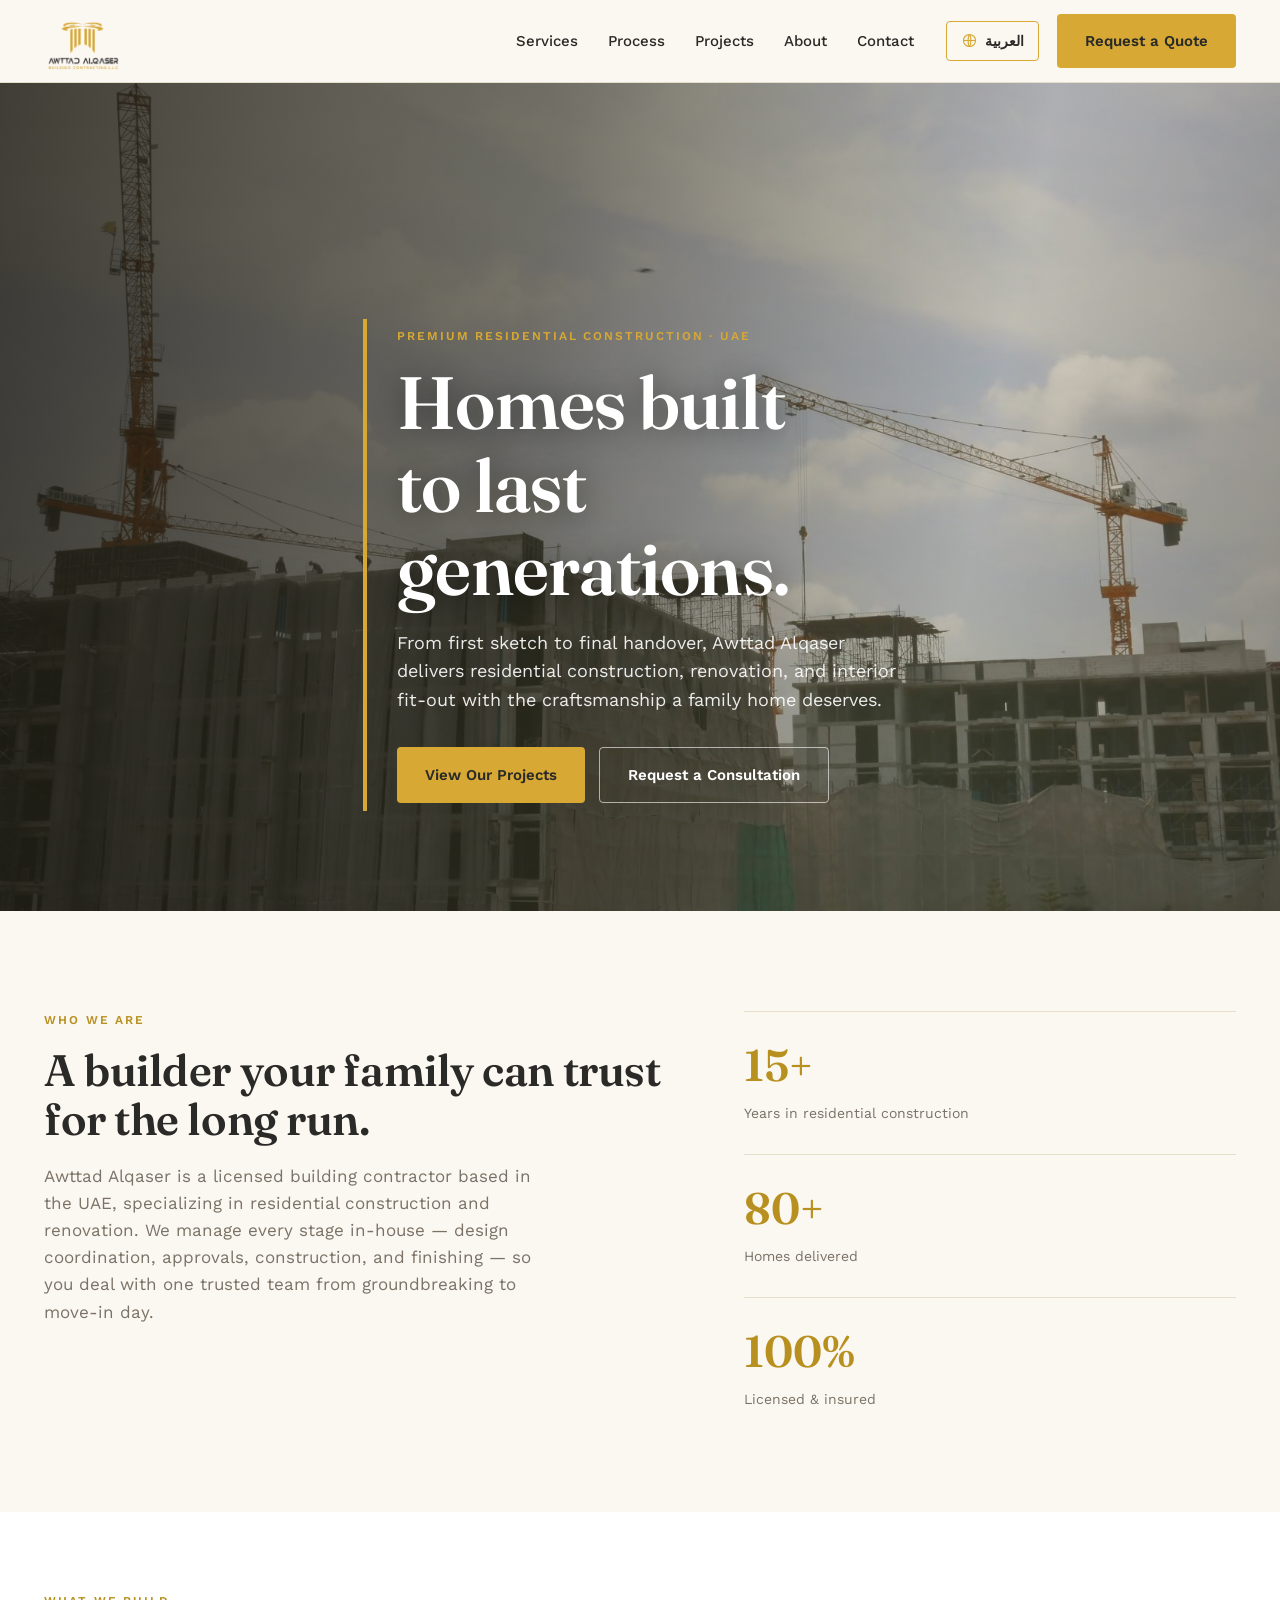
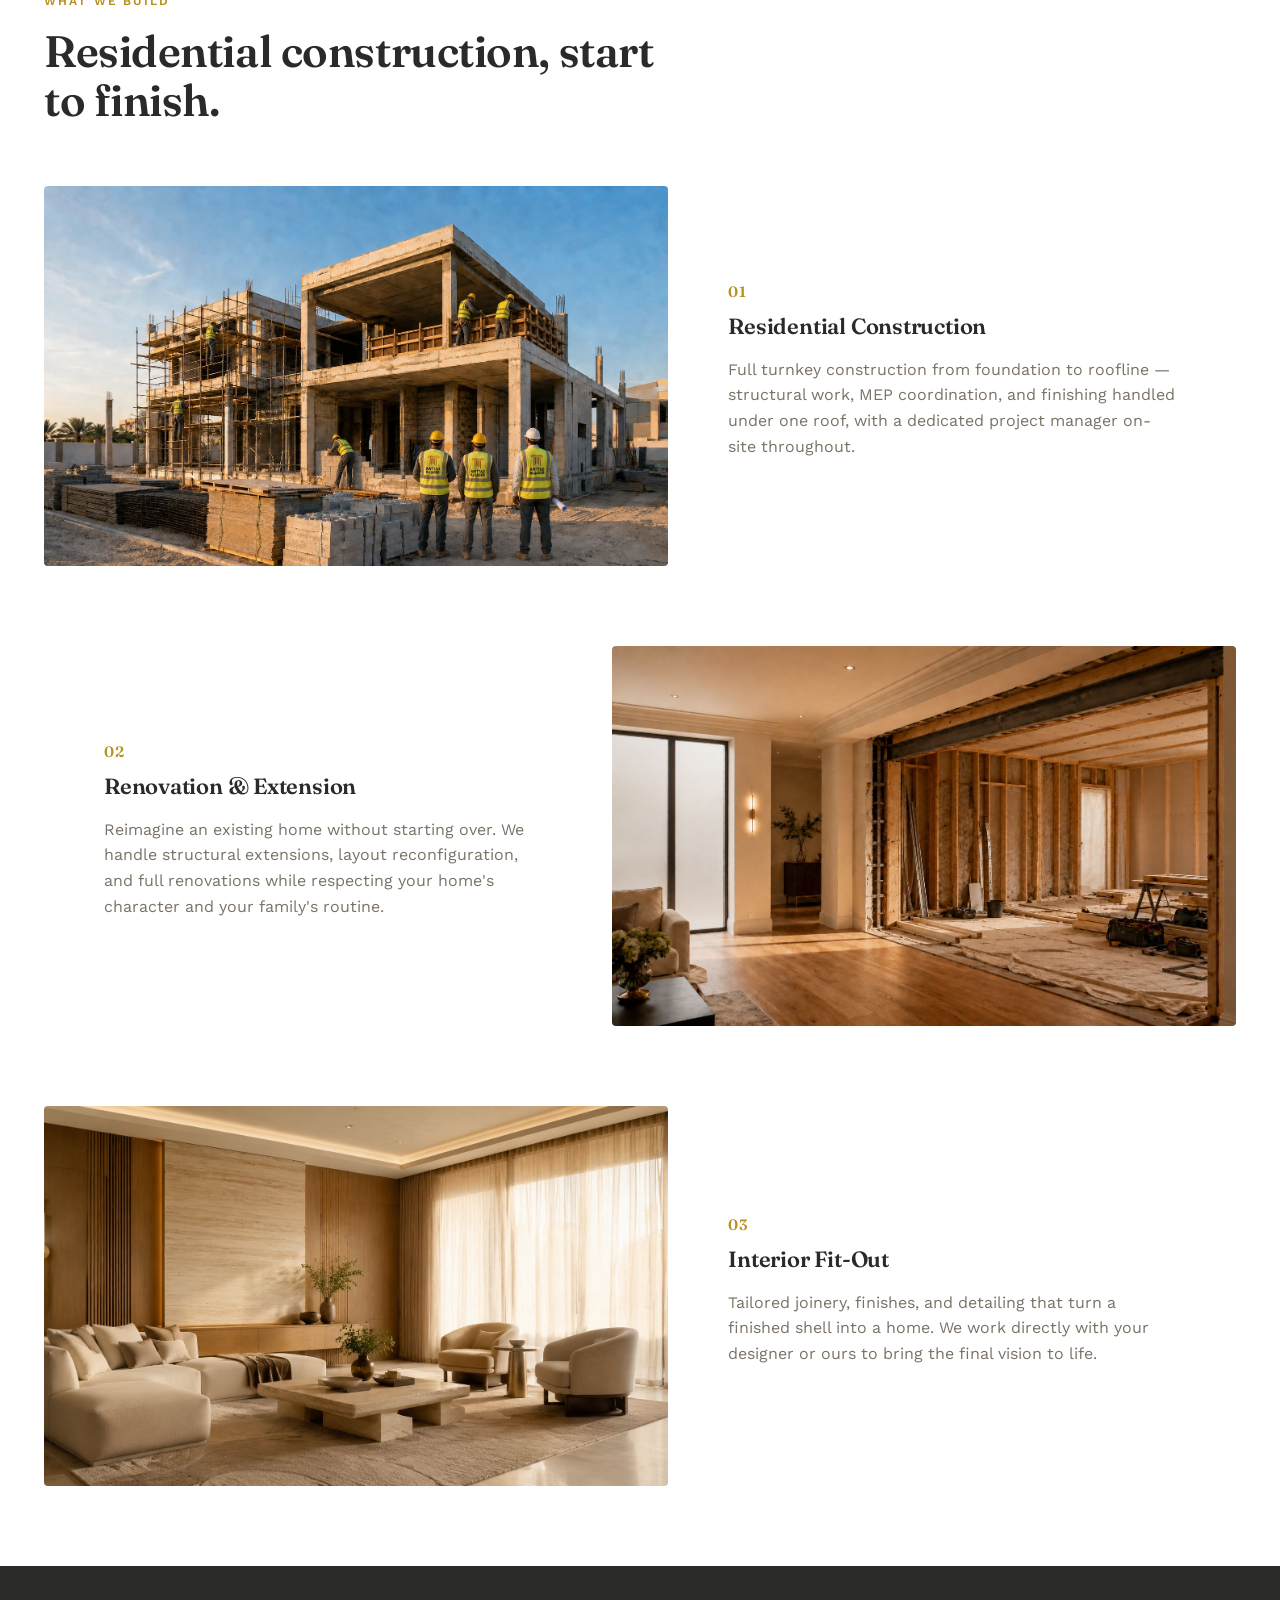
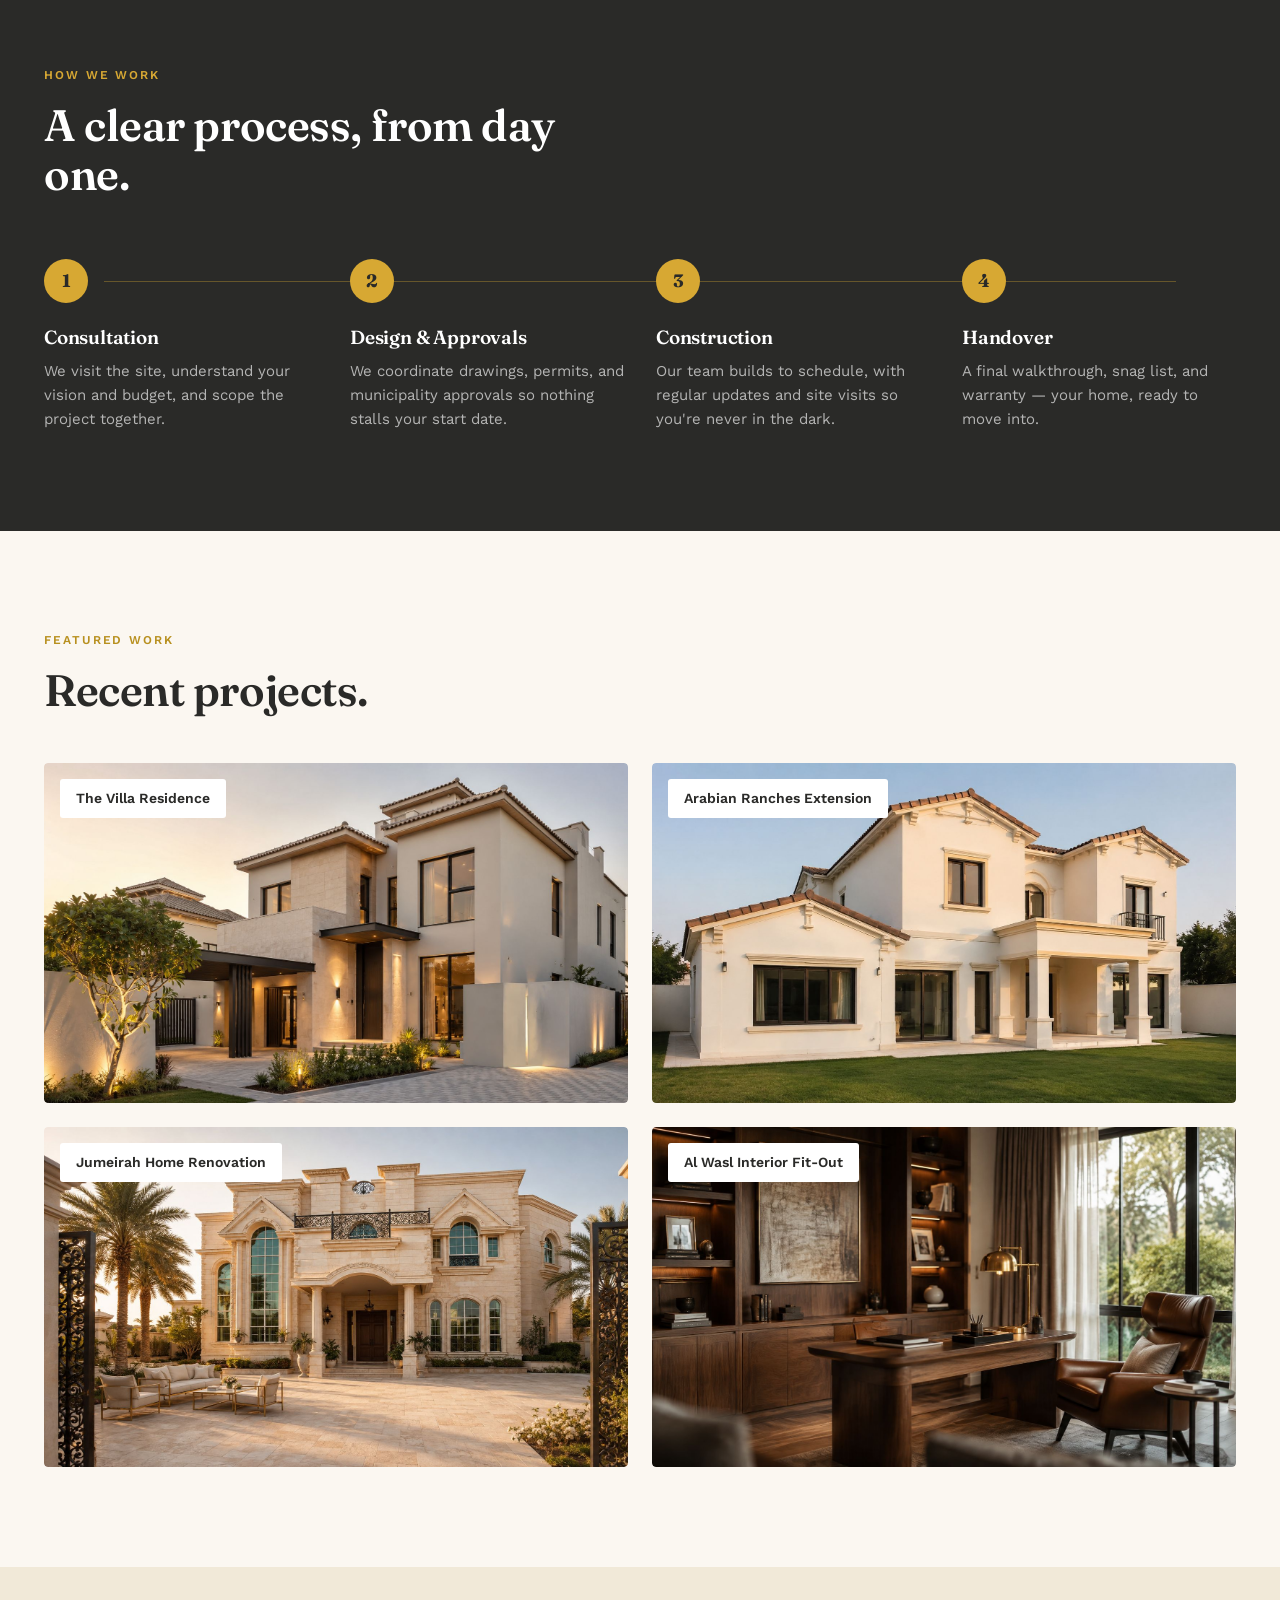
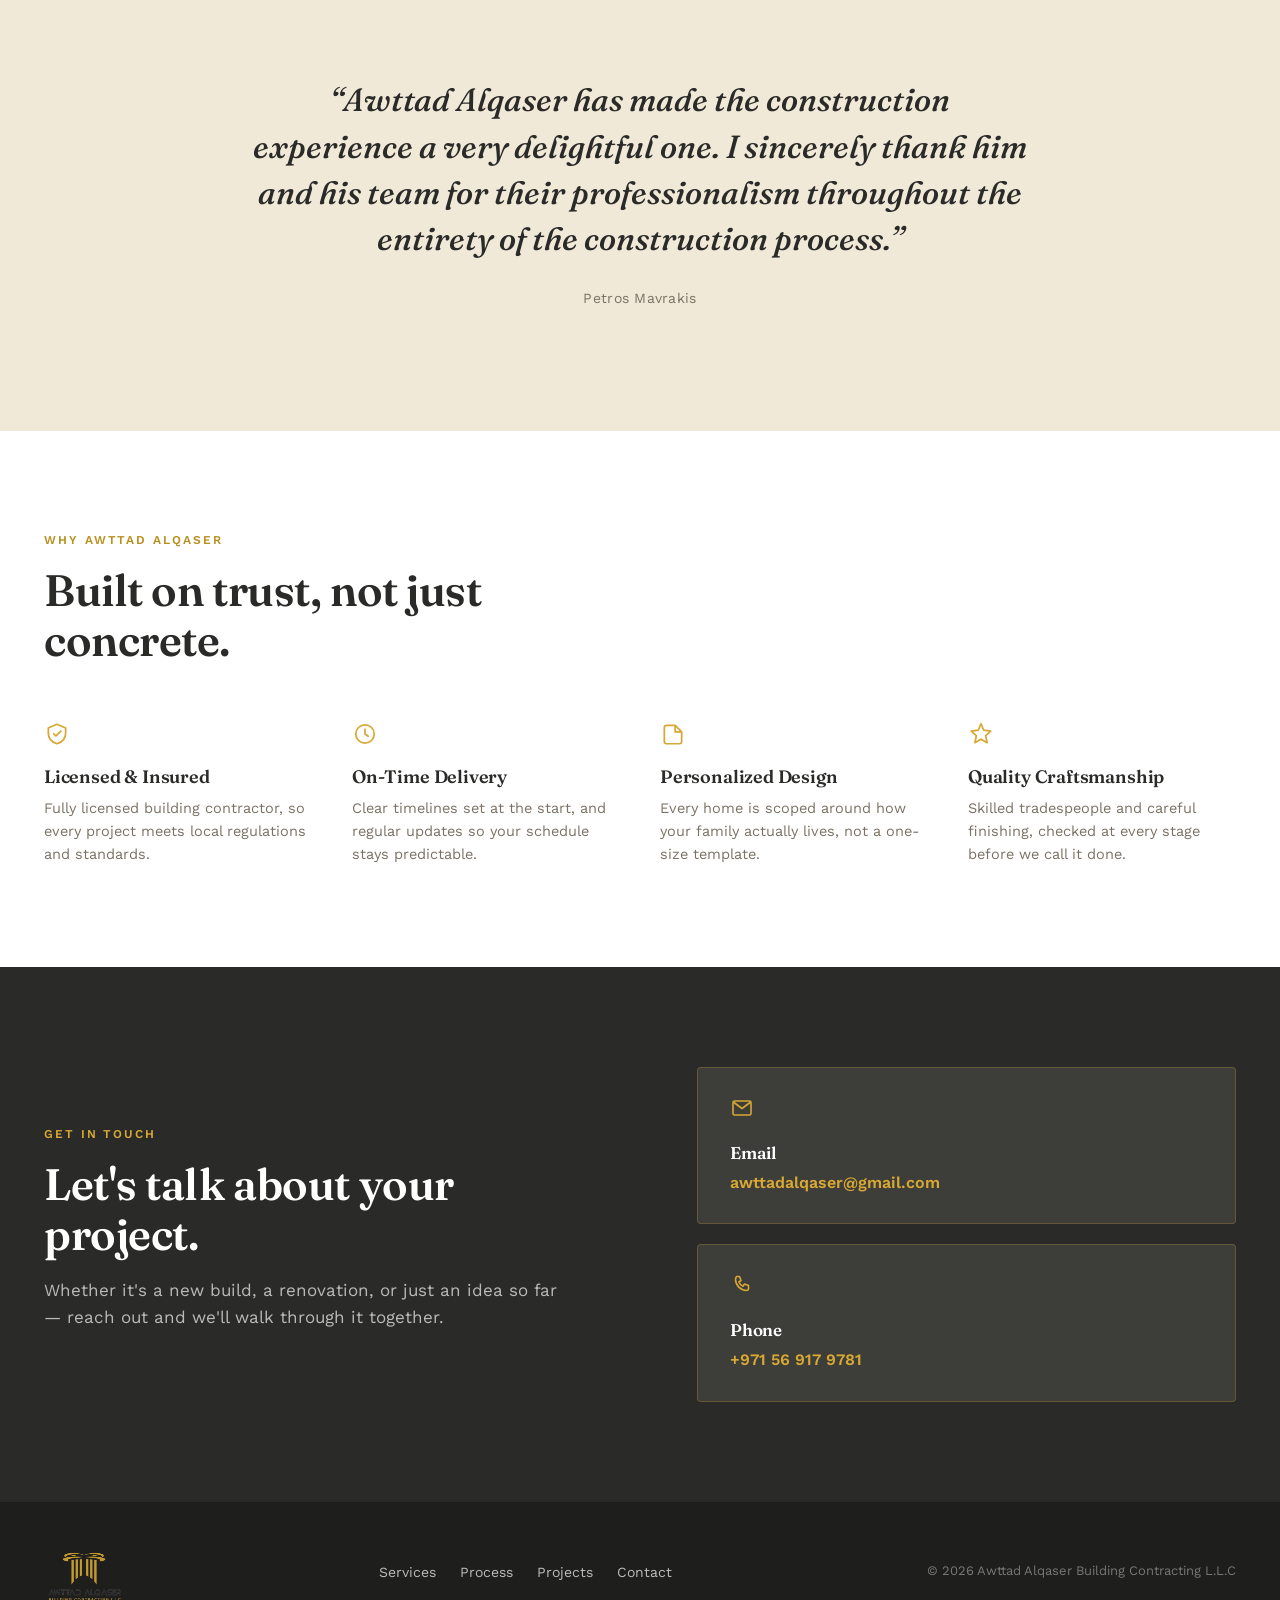
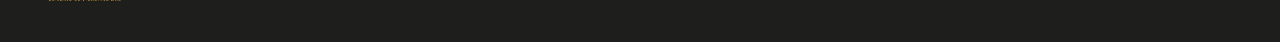
<file: index.html>
<!DOCTYPE html>
<html lang="en">
<head>
<meta charset="UTF-8">
<meta name="viewport" content="width=device-width, initial-scale=1.0">
<title>Awttad Alqaser | Building Contracting</title>
<meta name="description" content="Premium residential construction, renovation, and interior fit-out across the UAE. Licensed building contracting, built to last generations.">
<link rel="alternate" hreflang="en" href="https://aaquae.com/">
<link rel="alternate" hreflang="ar" href="https://aaquae.com/ar/">
<link rel="alternate" hreflang="x-default" href="https://aaquae.com/">
<link rel="preconnect" href="https://fonts.googleapis.com">
<link rel="preconnect" href="https://fonts.gstatic.com" crossorigin>
<link href="https://fonts.googleapis.com/css2?family=Fraunces:opsz,wght@9..144,400;9..144,500;9..144,600;9..144,700&family=Work+Sans:wght@400;500;600&display=swap" rel="stylesheet">
<link rel="stylesheet" href="css/style.css">
</head>
<body>

<!-- ============ HEADER ============ -->
<header class="site-header">
  <div class="container header-inner">
    <a href="#" class="logo" aria-label="Awttad Alqaser home">
      <img src="images/logo-header.png" alt="Awttad Alqaser Building Contracting">
    </a>

    <nav class="main-nav" id="main-nav">
      <ul>
        <li><a href="#services">Services</a></li>
        <li><a href="#process">Process</a></li>
        <li><a href="#projects">Projects</a></li>
        <li><a href="#about">About</a></li>
        <li><a href="#contact">Contact</a></li>
      </ul>
    </nav>

    <div class="header-actions">
      <a href="ar/" class="lang-switch" lang="ar" hreflang="ar" aria-label="عرض الموقع باللغة العربية">
        <svg width="17" height="17" viewBox="0 0 24 24" fill="none" xmlns="http://www.w3.org/2000/svg" aria-hidden="true">
          <circle cx="12" cy="12" r="8.5" stroke="#D7A833" stroke-width="1.6"/>
          <path d="M3.6 12H20.4" stroke="#D7A833" stroke-width="1.6"/>
          <path d="M12 3.5C14.6 6.4 14.6 17.6 12 20.5C9.4 17.6 9.4 6.4 12 3.5Z" stroke="#D7A833" stroke-width="1.6" stroke-linejoin="round"/>
        </svg>
        <span>العربية</span>
      </a>
      <a href="#contact" class="btn btn-primary">Request a Quote</a>
    </div>

    <button class="nav-toggle" id="nav-toggle" aria-label="Toggle menu" aria-expanded="false">
      <span></span><span></span><span></span>
    </button>
  </div>
</header>

<main>

  <!-- ============ HERO ============ -->
  <section class="hero">
    <div class="hero-media">
      <video class="hero-video" autoplay muted loop playsinline poster="images/hero-poster.jpg">
        <source src="videos/hero-video.mp4" type="video/mp4">
      </video>
    </div>
    <div class="hero-tint"></div>
    <div class="hero-scrim"></div>
    <div class="container hero-content reveal">
      <div class="hero-panel">
        <p class="eyebrow eyebrow-light">PREMIUM RESIDENTIAL CONSTRUCTION &middot; UAE</p>
        <h1>Homes built<br>to last<br>generations.</h1>
        <p class="hero-copy">From first sketch to final handover, Awttad Alqaser delivers residential construction, renovation, and interior fit-out with the craftsmanship a family home deserves.</p>
        <div class="hero-actions">
          <a href="#projects" class="btn btn-primary">View Our Projects</a>
          <a href="#contact" class="btn btn-ghost">Request a Consultation</a>
        </div>
      </div>
    </div>
  </section>

  <!-- ============ INTRO / STATS STRIP ============ -->
  <section class="intro-section" id="about">
    <div class="container intro-grid">
      <div class="reveal">
        <p class="eyebrow">WHO WE ARE</p>
        <h2>A builder your family can trust for the long run.</h2>
        <p class="section-copy">Awttad Alqaser is a licensed building contractor based in the UAE, specializing in residential construction and renovation. We manage every stage in-house — design coordination, approvals, construction, and finishing — so you deal with one trusted team from groundbreaking to move-in day.</p>
      </div>
      <div class="intro-stats reveal">
        <div class="intro-stat">
          <strong>15+</strong>
          <span>Years in residential construction</span>
        </div>
        <div class="intro-stat">
          <strong>80+</strong>
          <span>Homes delivered</span>
        </div>
        <div class="intro-stat">
          <strong>100%</strong>
          <span>Licensed &amp; insured</span>
        </div>
      </div>
    </div>
  </section>

  <!-- ============ SERVICES (alternating rows) ============ -->
  <section class="services-section" id="services">
    <div class="container">
      <div class="services-heading reveal">
        <p class="eyebrow">WHAT WE BUILD</p>
        <h2>Residential construction, start to finish.</h2>
      </div>
    </div>

    <div class="service-row reveal">
      <img src="images/service-construction.jpg" alt="Home under construction, structural frame" class="service-media full-photo">
      <div class="service-text">
        <span class="service-number">01</span>
        <h3>Residential Construction</h3>
        <p>Full turnkey construction from foundation to roofline — structural work, MEP coordination, and finishing handled under one roof, with a dedicated project manager on-site throughout.</p>
      </div>
    </div>

    <div class="service-row reverse reveal">
      <img src="images/service-renovation.jpg" alt="Home mid-renovation, open living space" class="service-media full-photo">
      <div class="service-text">
        <span class="service-number">02</span>
        <h3>Renovation &amp; Extension</h3>
        <p>Reimagine an existing home without starting over. We handle structural extensions, layout reconfiguration, and full renovations while respecting your home's character and your family's routine.</p>
      </div>
    </div>

    <div class="service-row reveal">
      <img src="images/service-interior.jpg" alt="Finished home interior, warm tones" class="service-media full-photo">
      <div class="service-text">
        <span class="service-number">03</span>
        <h3>Interior Fit-Out</h3>
        <p>Tailored joinery, finishes, and detailing that turn a finished shell into a home. We work directly with your designer or ours to bring the final vision to life.</p>
      </div>
    </div>
  </section>

  <!-- ============ PROCESS TIMELINE ============ -->
  <section class="process-section" id="process">
    <div class="container">
      <div class="process-heading reveal">
        <p class="eyebrow eyebrow-light">HOW WE WORK</p>
        <h2>A clear process, from day one.</h2>
      </div>
      <div class="process-steps reveal">
        <div class="process-step">
          <span class="process-number">1</span>
          <h3>Consultation</h3>
          <p>We visit the site, understand your vision and budget, and scope the project together.</p>
        </div>
        <div class="process-step">
          <span class="process-number">2</span>
          <h3>Design &amp; Approvals</h3>
          <p>We coordinate drawings, permits, and municipality approvals so nothing stalls your start date.</p>
        </div>
        <div class="process-step">
          <span class="process-number">3</span>
          <h3>Construction</h3>
          <p>Our team builds to schedule, with regular updates and site visits so you're never in the dark.</p>
        </div>
        <div class="process-step">
          <span class="process-number">4</span>
          <h3>Handover</h3>
          <p>A final walkthrough, snag list, and warranty — your home, ready to move into.</p>
        </div>
      </div>
    </div>
  </section>

  <!-- ============ FEATURED PROJECTS ============ -->
  <section class="projects-section" id="projects">
    <div class="container">
      <div class="projects-heading reveal">
        <p class="eyebrow">FEATURED WORK</p>
        <h2>Recent projects.</h2>
      </div>
      <div class="projects-grid reveal">
        <div class="project-card">
          <img src="images/project-1.jpg" alt="The Villa Residence" class="full-photo">
          <div class="project-caption">The Villa Residence</div>
        </div>
        <div class="project-card">
          <img src="images/project-2.jpg" alt="Arabian Ranches Extension" class="full-photo">
          <div class="project-caption">Arabian Ranches Extension</div>
        </div>
        <div class="project-card">
          <img src="images/project-3.jpg" alt="Jumeirah Home Renovation" class="full-photo">
          <div class="project-caption">Jumeirah Home Renovation</div>
        </div>
        <div class="project-card">
          <img src="images/project-4.jpg" alt="Al Wasl Interior Fit-Out" class="full-photo">
          <div class="project-caption">Al Wasl Interior Fit-Out</div>
        </div>
      </div>
    </div>
  </section>

  <!-- ============ TESTIMONIAL ============ -->
  <section class="testimonial-section">
    <div class="container reveal">
      <p class="testimonial-quote">&ldquo;Awttad Alqaser has made the construction experience a very delightful one. I sincerely thank him and his team for their professionalism throughout the entirety of the construction process.&rdquo;</p>
      <p class="testimonial-name">Petros Mavrakis</p>
    </div>
  </section>

  <!-- ============ WHY CHOOSE US ============ -->
  <section class="why-section">
    <div class="container">
      <div class="why-heading reveal">
        <p class="eyebrow">WHY AWTTAD ALQASER</p>
        <h2>Built on trust, not just concrete.</h2>
      </div>
      <div class="why-grid reveal">
        <div class="why-item">
          <span class="why-icon" aria-hidden="true">
            <svg width="26" height="26" viewBox="0 0 24 24" fill="none" xmlns="http://www.w3.org/2000/svg">
              <path d="M12 3L4 6.5V11C4 15.5 7 19.5 12 21C17 19.5 20 15.5 20 11V6.5L12 3Z" stroke="#D7A833" stroke-width="1.6" stroke-linejoin="round"/>
              <path d="M9 11.8L11 13.8L15.5 9.3" stroke="#D7A833" stroke-width="1.6" stroke-linecap="round" stroke-linejoin="round"/>
            </svg>
          </span>
          <h3>Licensed &amp; Insured</h3>
          <p>Fully licensed building contractor, so every project meets local regulations and standards.</p>
        </div>
        <div class="why-item">
          <span class="why-icon" aria-hidden="true">
            <svg width="26" height="26" viewBox="0 0 24 24" fill="none" xmlns="http://www.w3.org/2000/svg">
              <circle cx="12" cy="12" r="8.5" stroke="#D7A833" stroke-width="1.6"/>
              <path d="M12 7.5V12L15 14" stroke="#D7A833" stroke-width="1.6" stroke-linecap="round" stroke-linejoin="round"/>
            </svg>
          </span>
          <h3>On-Time Delivery</h3>
          <p>Clear timelines set at the start, and regular updates so your schedule stays predictable.</p>
        </div>
        <div class="why-item">
          <span class="why-icon" aria-hidden="true">
            <svg width="26" height="26" viewBox="0 0 24 24" fill="none" xmlns="http://www.w3.org/2000/svg">
              <path d="M4 19V6C4 4.9 4.9 4 6 4H14L20 10V19C20 20.1 19.1 21 18 21H6C4.9 21 4 20.1 4 19Z" stroke="#D7A833" stroke-width="1.6" stroke-linejoin="round"/>
              <path d="M14 4V10H20" stroke="#D7A833" stroke-width="1.6" stroke-linejoin="round"/>
            </svg>
          </span>
          <h3>Personalized Design</h3>
          <p>Every home is scoped around how your family actually lives, not a one-size template.</p>
        </div>
        <div class="why-item">
          <span class="why-icon" aria-hidden="true">
            <svg width="26" height="26" viewBox="0 0 24 24" fill="none" xmlns="http://www.w3.org/2000/svg">
              <path d="M12 2.5L14.5 8.5L21 9.3L16.3 13.6L17.6 20L12 16.8L6.4 20L7.7 13.6L3 9.3L9.5 8.5L12 2.5Z" stroke="#D7A833" stroke-width="1.6" stroke-linejoin="round"/>
            </svg>
          </span>
          <h3>Quality Craftsmanship</h3>
          <p>Skilled tradespeople and careful finishing, checked at every stage before we call it done.</p>
        </div>
      </div>
    </div>
  </section>

  <!-- ============ CONTACT ============ -->
  <section class="contact-section" id="contact">
    <div class="container contact-grid">
      <div class="reveal">
        <p class="eyebrow">GET IN TOUCH</p>
        <h2>Let's talk about your project.</h2>
        <p class="section-copy">Whether it's a new build, a renovation, or just an idea so far — reach out and we'll walk through it together.</p>
      </div>
      <div class="contact-cards reveal">
        <div class="contact-card">
          <span class="contact-icon" aria-hidden="true">
            <svg width="24" height="24" viewBox="0 0 24 24" fill="none" xmlns="http://www.w3.org/2000/svg">
              <rect x="3" y="5" width="18" height="14" rx="1.5" stroke="#D7A833" stroke-width="1.6"/>
              <path d="M4 6.5L12 12.5L20 6.5" stroke="#D7A833" stroke-width="1.6" stroke-linecap="round" stroke-linejoin="round"/>
            </svg>
          </span>
          <h3>Email</h3>
          <a href="mailto:awttadalqaser@gmail.com">awttadalqaser@gmail.com</a>
        </div>
        <div class="contact-card">
          <span class="contact-icon" aria-hidden="true">
            <svg width="24" height="24" viewBox="0 0 24 24" fill="none" xmlns="http://www.w3.org/2000/svg">
              <path d="M6.5 3.5H9.5L11 7.5L8.8 9C9.6 10.9 11.1 12.4 13 13.2L14.5 11L18.5 12.5V15.5C18.5 16.6 17.6 17.5 16.5 17.5C10.4 17.2 5.8 12.6 5.5 6.5C5.5 5.4 6.4 3.5 6.5 3.5Z" stroke="#D7A833" stroke-width="1.6" stroke-linecap="round" stroke-linejoin="round"/>
            </svg>
          </span>
          <h3>Phone</h3>
          <a href="tel:+971569179781">+971 56 917 9781</a>
        </div>
      </div>
    </div>
  </section>

</main>

<!-- ============ FOOTER ============ -->
<footer class="site-footer">
  <div class="container footer-inner">
    <img src="images/logo-header.png" alt="Awttad Alqaser Building Contracting" class="footer-logo">
    <nav class="footer-nav">
      <a href="#services">Services</a>
      <a href="#process">Process</a>
      <a href="#projects">Projects</a>
      <a href="#contact">Contact</a>
    </nav>
    <p class="footer-copyright">&copy; 2026 Awttad Alqaser Building Contracting L.L.C</p>
  </div>
</footer>

<script src="js/script.js"></script>
</body>
</html>
</file>
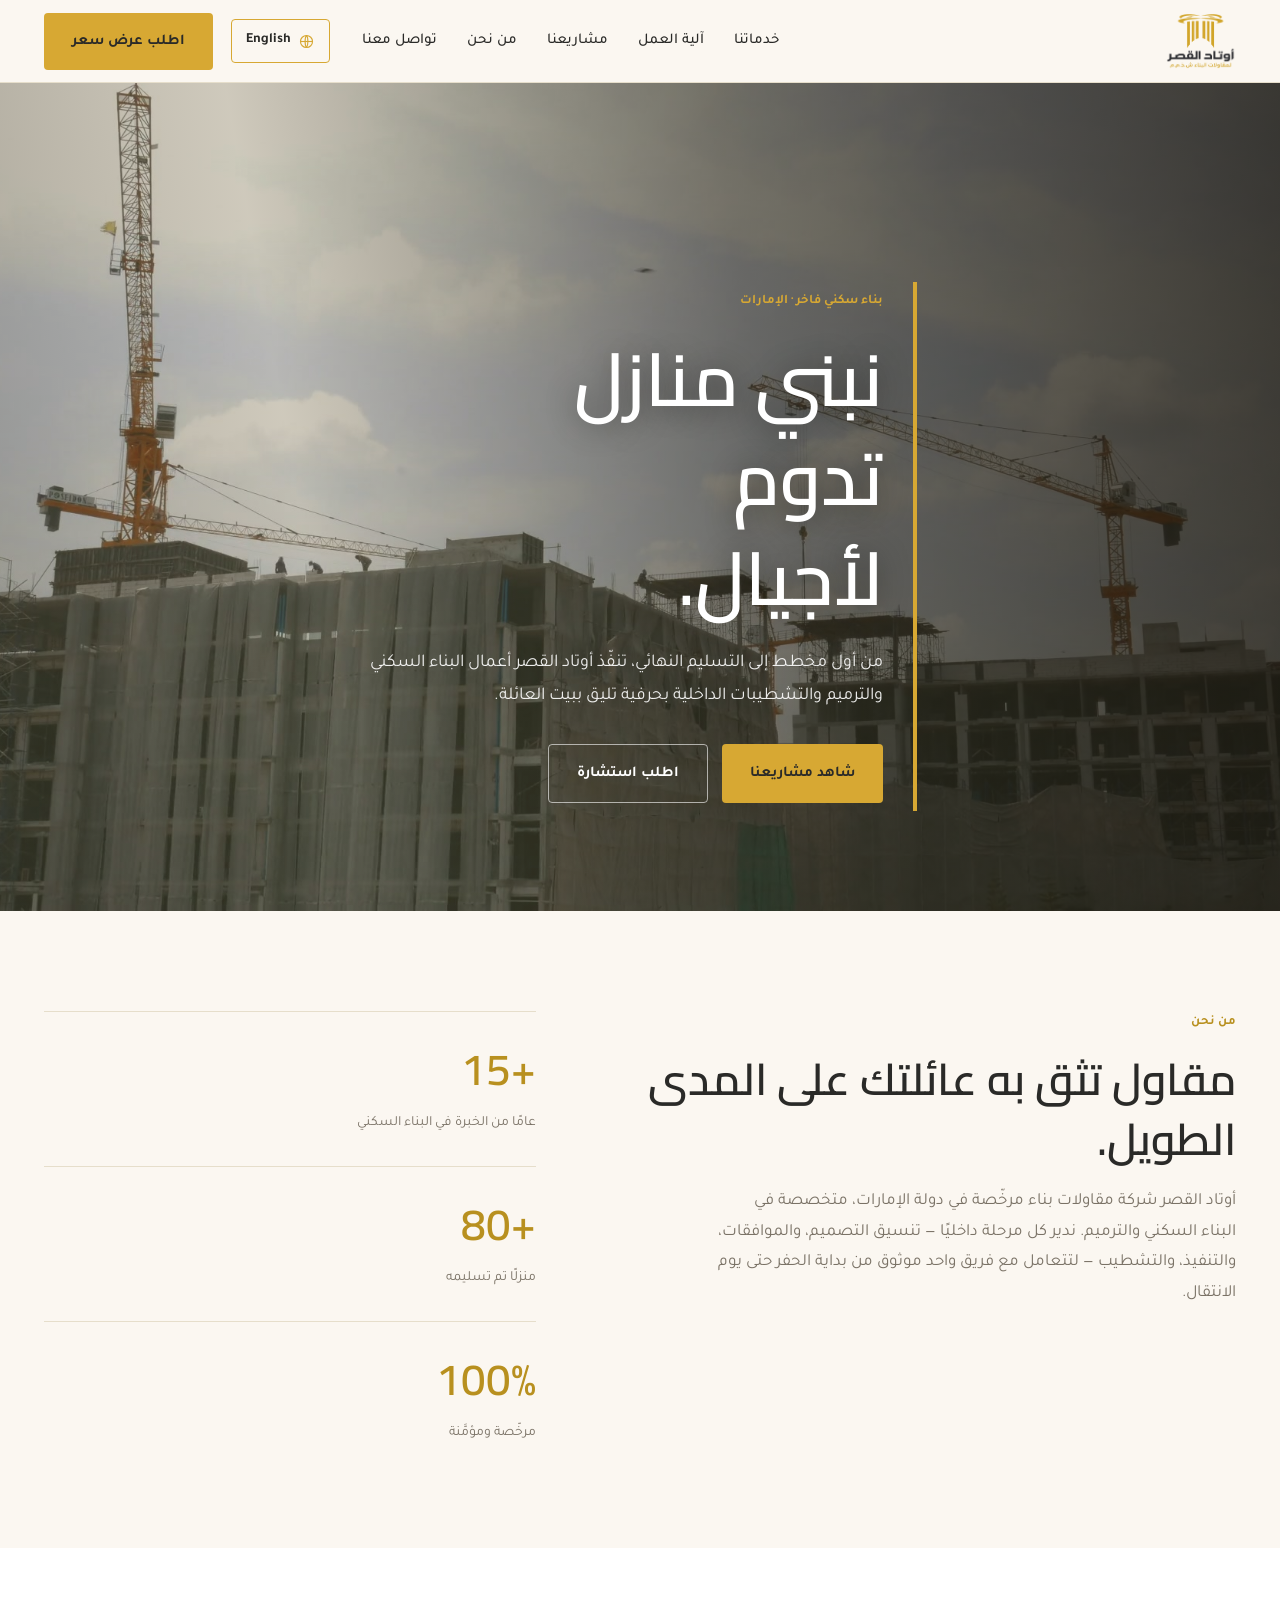
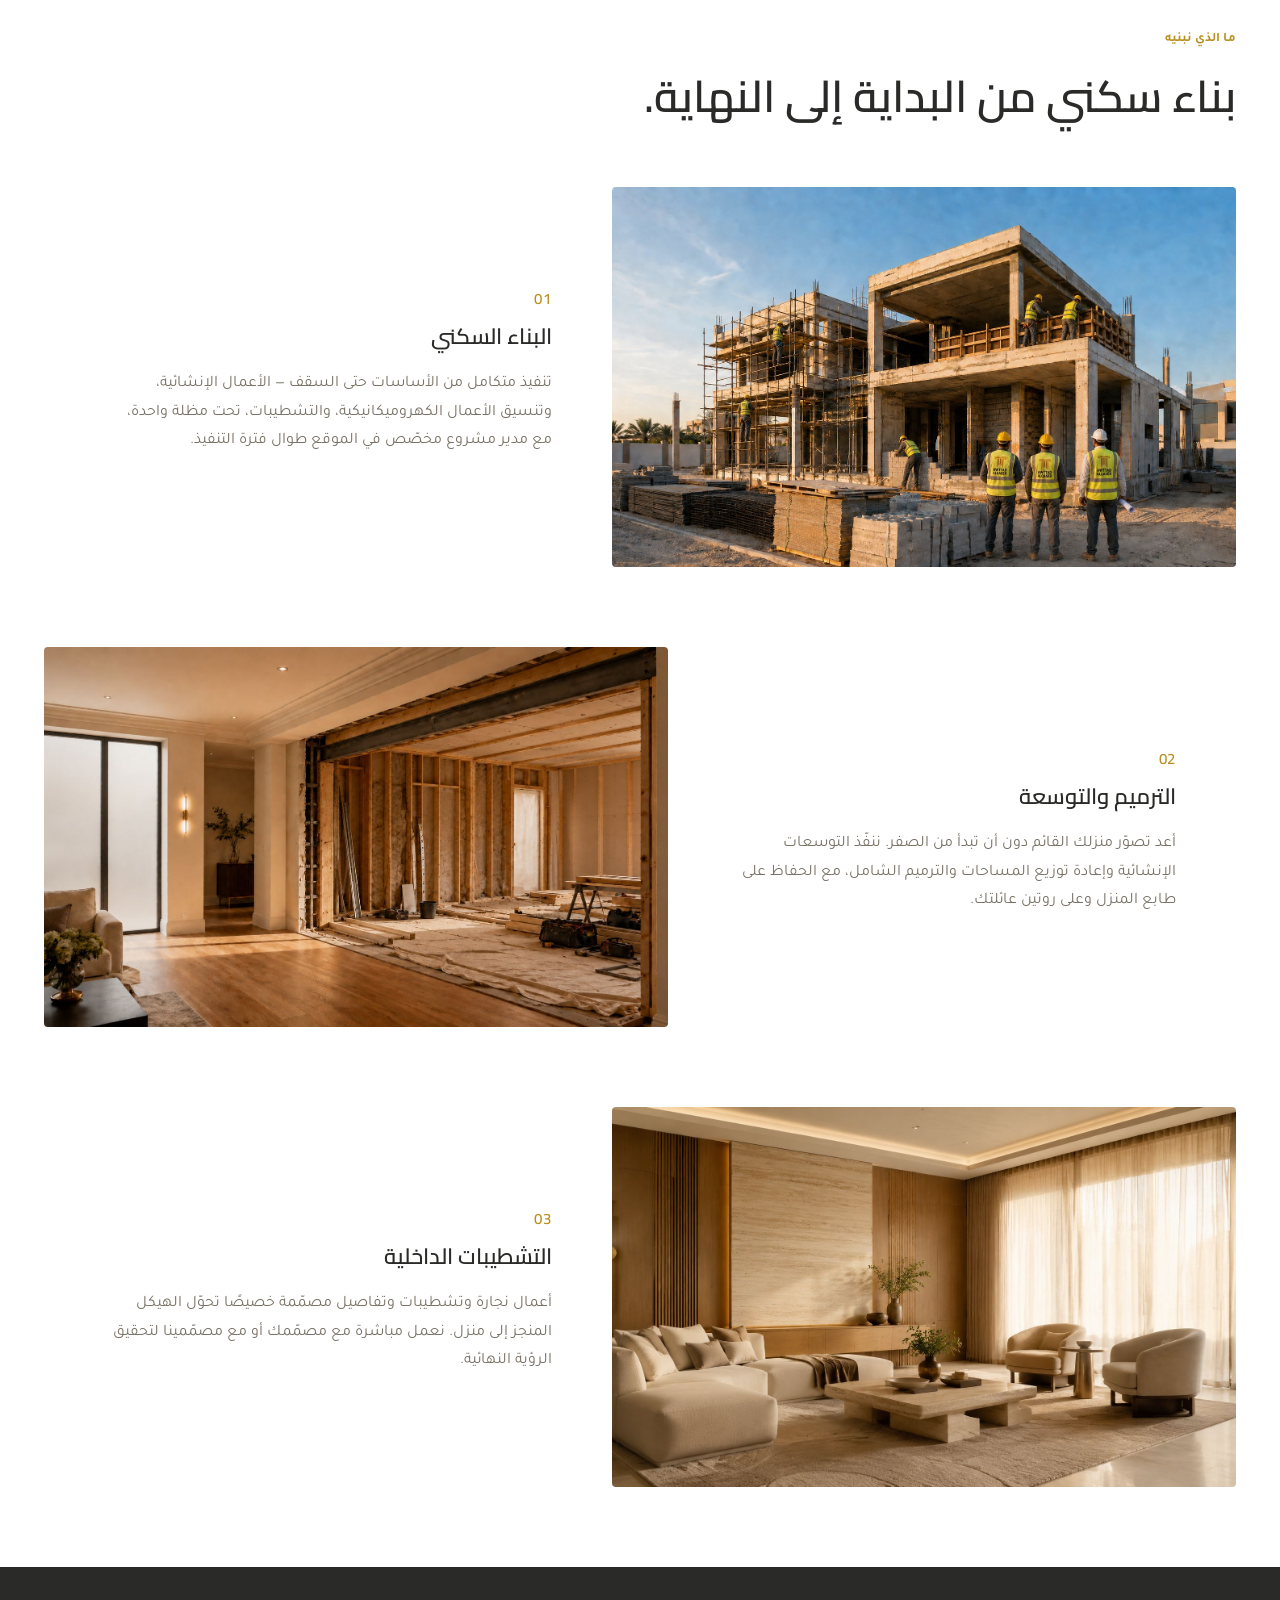
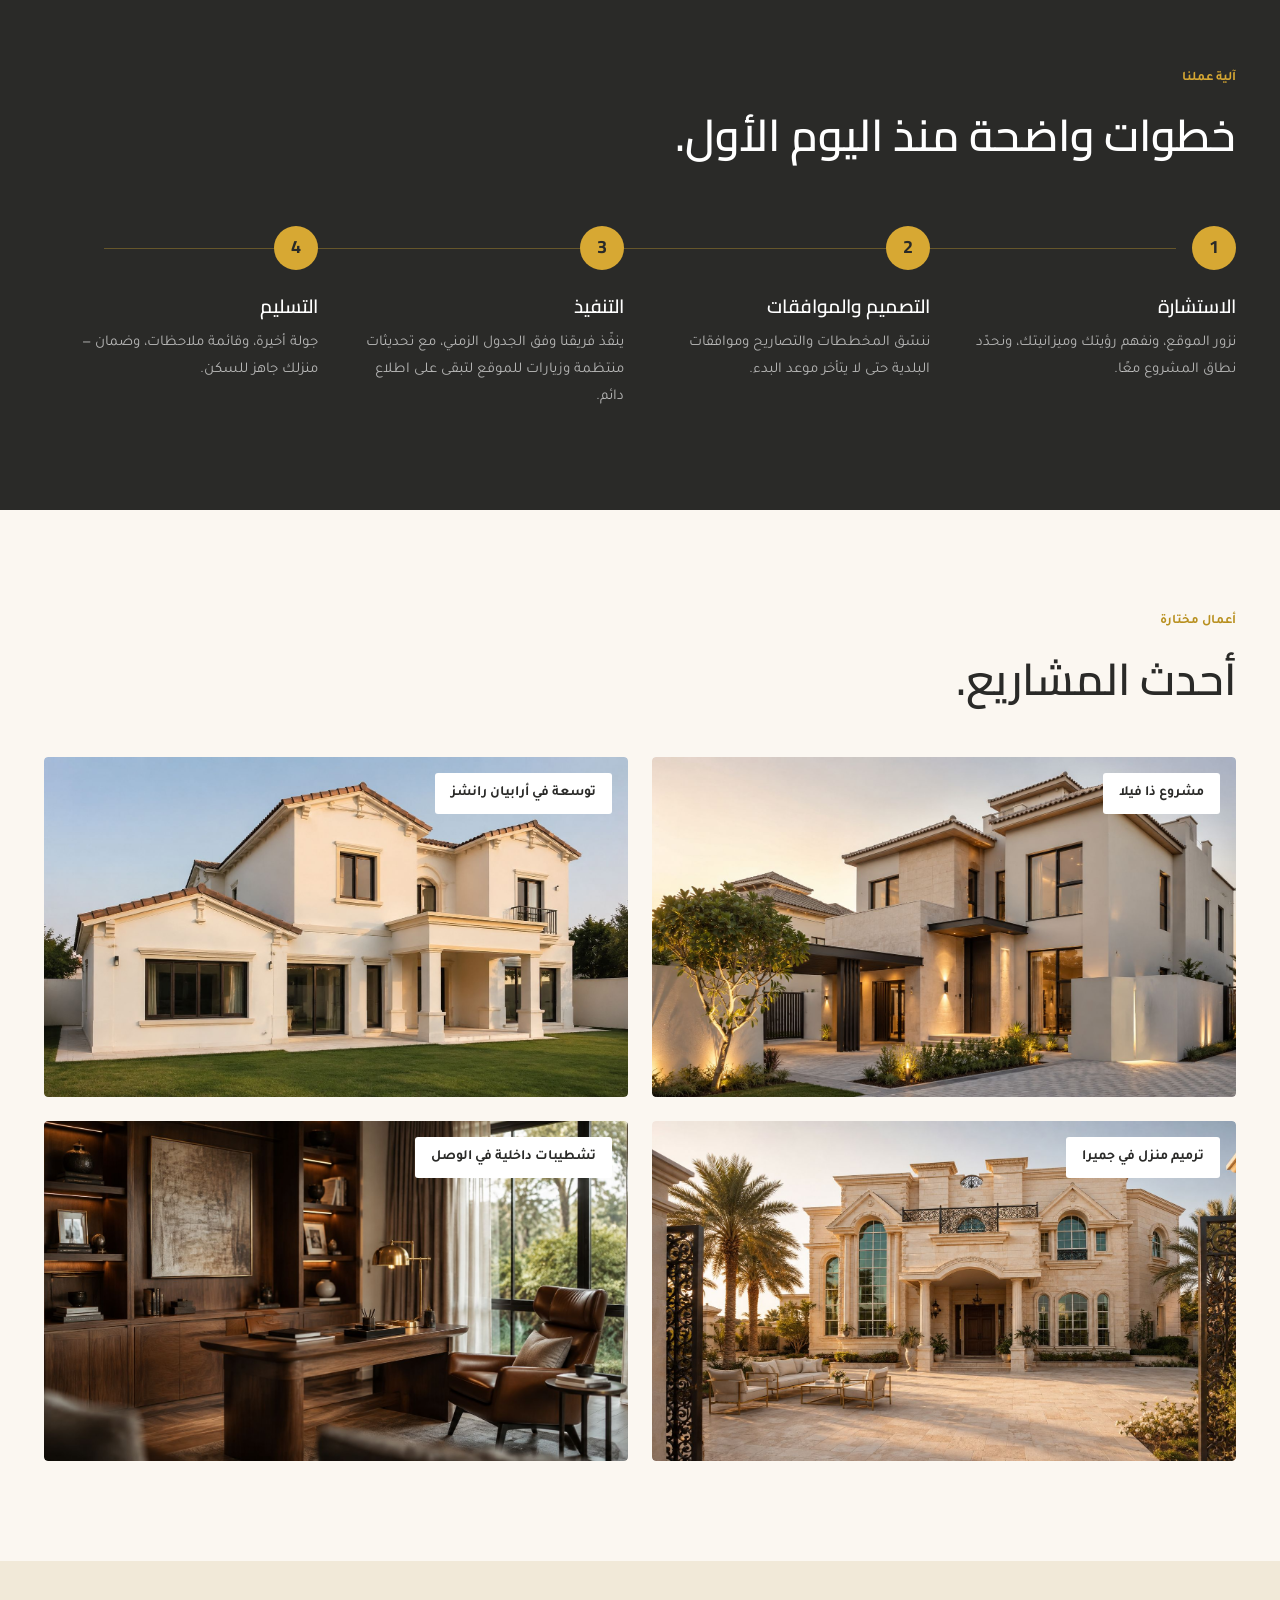
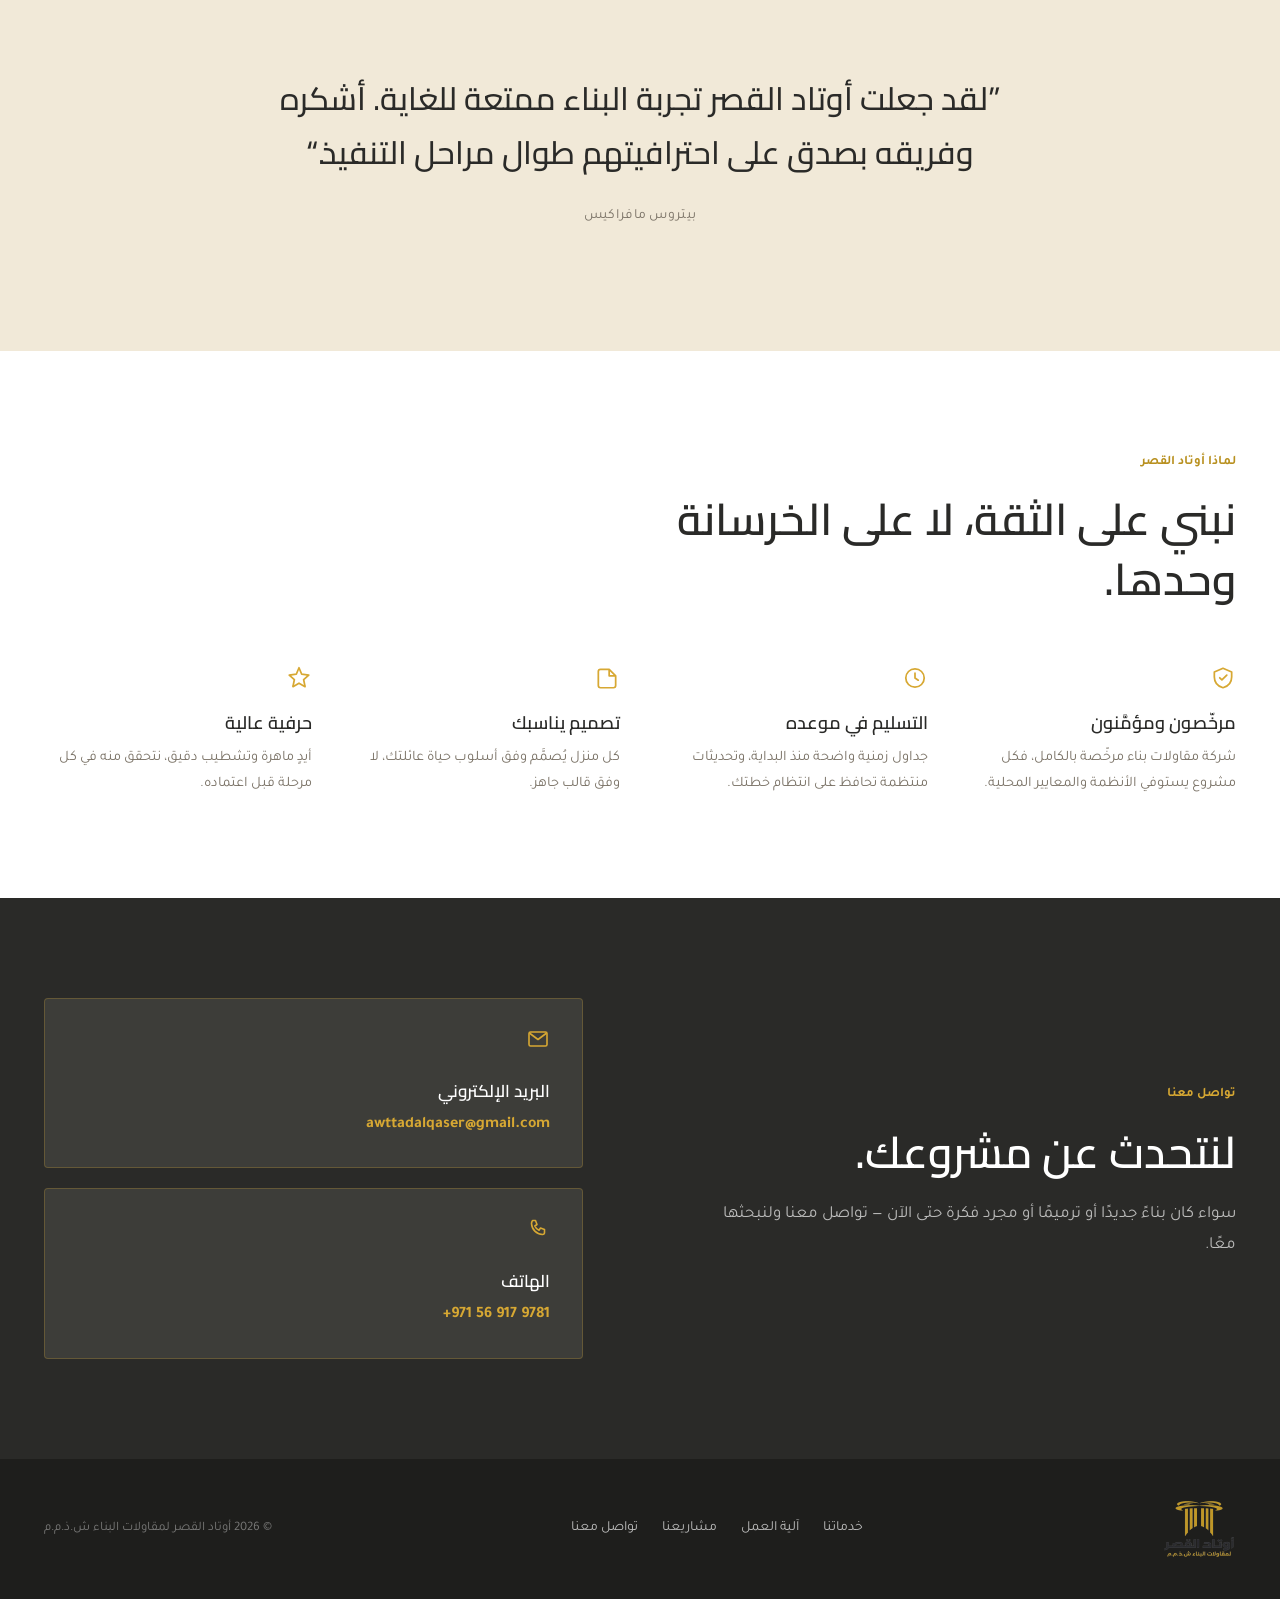
<file: ar/index.html>
<!DOCTYPE html>
<html lang="ar" dir="rtl">
<head>
<meta charset="UTF-8">
<meta name="viewport" content="width=device-width, initial-scale=1.0">
<title>أوتاد القصر | مقاولات البناء</title>
<meta name="description" content="أعمال بناء وترميم وتشطيبات داخلية للمساكن في دولة الإمارات. مقاولات بناء مرخّصة، بجودة تدوم لأجيال.">
<link rel="alternate" hreflang="en" href="https://aaquae.com/">
<link rel="alternate" hreflang="ar" href="https://aaquae.com/ar/">
<link rel="alternate" hreflang="x-default" href="https://aaquae.com/">
<link rel="preconnect" href="https://fonts.googleapis.com">
<link rel="preconnect" href="https://fonts.gstatic.com" crossorigin>
<link href="https://fonts.googleapis.com/css2?family=Cairo:wght@400;600;700&family=Tajawal:wght@400;500;700&display=swap" rel="stylesheet">
<link rel="stylesheet" href="../css/style.css">
</head>
<body>

<!-- ============ HEADER ============ -->
<header class="site-header">
  <div class="container header-inner">
    <a href="#" class="logo" aria-label="أوتاد القصر — الصفحة الرئيسية">
      <img src="../images/logo-header-ar.png" alt="أوتاد القصر لمقاولات البناء">
    </a>

    <nav class="main-nav" id="main-nav">
      <ul>
        <li><a href="#services">خدماتنا</a></li>
        <li><a href="#process">آلية العمل</a></li>
        <li><a href="#projects">مشاريعنا</a></li>
        <li><a href="#about">من نحن</a></li>
        <li><a href="#contact">تواصل معنا</a></li>
      </ul>
    </nav>

    <div class="header-actions">
      <a href="../" class="lang-switch" lang="en" hreflang="en" aria-label="View this site in English">
        <svg width="17" height="17" viewBox="0 0 24 24" fill="none" xmlns="http://www.w3.org/2000/svg" aria-hidden="true">
          <circle cx="12" cy="12" r="8.5" stroke="#D7A833" stroke-width="1.6"/>
          <path d="M3.6 12H20.4" stroke="#D7A833" stroke-width="1.6"/>
          <path d="M12 3.5C14.6 6.4 14.6 17.6 12 20.5C9.4 17.6 9.4 6.4 12 3.5Z" stroke="#D7A833" stroke-width="1.6" stroke-linejoin="round"/>
        </svg>
        <span>English</span>
      </a>
      <a href="#contact" class="btn btn-primary">اطلب عرض سعر</a>
    </div>

    <button class="nav-toggle" id="nav-toggle" aria-label="فتح القائمة" aria-expanded="false">
      <span></span><span></span><span></span>
    </button>
  </div>
</header>

<main>

  <!-- ============ HERO ============ -->
  <section class="hero">
    <div class="hero-media">
      <video class="hero-video" autoplay muted loop playsinline poster="../images/hero-poster.jpg">
        <source src="../videos/hero-video.mp4" type="video/mp4">
      </video>
    </div>
    <div class="hero-tint"></div>
    <div class="hero-scrim"></div>
    <div class="container hero-content reveal">
      <div class="hero-panel">
        <p class="eyebrow eyebrow-light">بناء سكني فاخر &middot; الإمارات</p>
        <h1>نبني منازل<br>تدوم<br>لأجيال.</h1>
        <p class="hero-copy">من أول مخطط إلى التسليم النهائي، تنفّذ أوتاد القصر أعمال البناء السكني والترميم والتشطيبات الداخلية بحرفية تليق ببيت العائلة.</p>
        <div class="hero-actions">
          <a href="#projects" class="btn btn-primary">شاهد مشاريعنا</a>
          <a href="#contact" class="btn btn-ghost">اطلب استشارة</a>
        </div>
      </div>
    </div>
  </section>

  <!-- ============ INTRO / STATS STRIP ============ -->
  <section class="intro-section" id="about">
    <div class="container intro-grid">
      <div class="reveal">
        <p class="eyebrow">من نحن</p>
        <h2>مقاول تثق به عائلتك على المدى الطويل.</h2>
        <p class="section-copy">أوتاد القصر شركة مقاولات بناء مرخّصة في دولة الإمارات، متخصصة في البناء السكني والترميم. ندير كل مرحلة داخليًا — تنسيق التصميم، والموافقات، والتنفيذ، والتشطيب — لتتعامل مع فريق واحد موثوق من بداية الحفر حتى يوم الانتقال.</p>
      </div>
      <div class="intro-stats reveal">
        <div class="intro-stat">
          <strong>+15</strong>
          <span>عامًا من الخبرة في البناء السكني</span>
        </div>
        <div class="intro-stat">
          <strong>+80</strong>
          <span>منزلًا تم تسليمه</span>
        </div>
        <div class="intro-stat">
          <strong>100%</strong>
          <span>مرخّصة ومؤمَّنة</span>
        </div>
      </div>
    </div>
  </section>

  <!-- ============ SERVICES (alternating rows) ============ -->
  <section class="services-section" id="services">
    <div class="container">
      <div class="services-heading reveal">
        <p class="eyebrow">ما الذي نبنيه</p>
        <h2>بناء سكني من البداية إلى النهاية.</h2>
      </div>
    </div>

    <div class="service-row reveal">
      <img src="../images/service-construction.jpg" alt="منزل قيد الإنشاء، الهيكل الإنشائي" class="service-media full-photo">
      <div class="service-text">
        <span class="service-number">01</span>
        <h3>البناء السكني</h3>
        <p>تنفيذ متكامل من الأساسات حتى السقف — الأعمال الإنشائية، وتنسيق الأعمال الكهروميكانيكية، والتشطيبات، تحت مظلة واحدة، مع مدير مشروع مخصّص في الموقع طوال فترة التنفيذ.</p>
      </div>
    </div>

    <div class="service-row reverse reveal">
      <img src="../images/service-renovation.jpg" alt="منزل أثناء الترميم، مساحة معيشة مفتوحة" class="service-media full-photo">
      <div class="service-text">
        <span class="service-number">02</span>
        <h3>الترميم والتوسعة</h3>
        <p>أعد تصوّر منزلك القائم دون أن تبدأ من الصفر. ننفّذ التوسعات الإنشائية وإعادة توزيع المساحات والترميم الشامل، مع الحفاظ على طابع المنزل وعلى روتين عائلتك.</p>
      </div>
    </div>

    <div class="service-row reveal">
      <img src="../images/service-interior.jpg" alt="تشطيب داخلي لمنزل بألوان دافئة" class="service-media full-photo">
      <div class="service-text">
        <span class="service-number">03</span>
        <h3>التشطيبات الداخلية</h3>
        <p>أعمال نجارة وتشطيبات وتفاصيل مصمّمة خصيصًا تحوّل الهيكل المنجز إلى منزل. نعمل مباشرة مع مصمّمك أو مع مصمّمينا لتحقيق الرؤية النهائية.</p>
      </div>
    </div>
  </section>

  <!-- ============ PROCESS TIMELINE ============ -->
  <section class="process-section" id="process">
    <div class="container">
      <div class="process-heading reveal">
        <p class="eyebrow eyebrow-light">آلية عملنا</p>
        <h2>خطوات واضحة منذ اليوم الأول.</h2>
      </div>
      <div class="process-steps reveal">
        <div class="process-step">
          <span class="process-number">1</span>
          <h3>الاستشارة</h3>
          <p>نزور الموقع، ونفهم رؤيتك وميزانيتك، ونحدّد نطاق المشروع معًا.</p>
        </div>
        <div class="process-step">
          <span class="process-number">2</span>
          <h3>التصميم والموافقات</h3>
          <p>ننسّق المخططات والتصاريح وموافقات البلدية حتى لا يتأخر موعد البدء.</p>
        </div>
        <div class="process-step">
          <span class="process-number">3</span>
          <h3>التنفيذ</h3>
          <p>ينفّذ فريقنا وفق الجدول الزمني، مع تحديثات منتظمة وزيارات للموقع لتبقى على اطلاع دائم.</p>
        </div>
        <div class="process-step">
          <span class="process-number">4</span>
          <h3>التسليم</h3>
          <p>جولة أخيرة، وقائمة ملاحظات، وضمان — منزلك جاهز للسكن.</p>
        </div>
      </div>
    </div>
  </section>

  <!-- ============ FEATURED PROJECTS ============ -->
  <section class="projects-section" id="projects">
    <div class="container">
      <div class="projects-heading reveal">
        <p class="eyebrow">أعمال مختارة</p>
        <h2>أحدث المشاريع.</h2>
      </div>
      <div class="projects-grid reveal">
        <div class="project-card">
          <img src="../images/project-1.jpg" alt="مشروع ذا فيلا" class="full-photo">
          <div class="project-caption">مشروع ذا فيلا</div>
        </div>
        <div class="project-card">
          <img src="../images/project-2.jpg" alt="توسعة في أرابيان رانشز" class="full-photo">
          <div class="project-caption">توسعة في أرابيان رانشز</div>
        </div>
        <div class="project-card">
          <img src="../images/project-3.jpg" alt="ترميم منزل في جميرا" class="full-photo">
          <div class="project-caption">ترميم منزل في جميرا</div>
        </div>
        <div class="project-card">
          <img src="../images/project-4.jpg" alt="تشطيبات داخلية في الوصل" class="full-photo">
          <div class="project-caption">تشطيبات داخلية في الوصل</div>
        </div>
      </div>
    </div>
  </section>

  <!-- ============ TESTIMONIAL ============ -->
  <section class="testimonial-section">
    <div class="container reveal">
      <p class="testimonial-quote">&rdquo;لقد جعلت أوتاد القصر تجربة البناء ممتعة للغاية. أشكره وفريقه بصدق على احترافيتهم طوال مراحل التنفيذ.&ldquo;</p>
      <p class="testimonial-name">بيتروس مافراكيس</p>
    </div>
  </section>

  <!-- ============ WHY CHOOSE US ============ -->
  <section class="why-section">
    <div class="container">
      <div class="why-heading reveal">
        <p class="eyebrow">لماذا أوتاد القصر</p>
        <h2>نبني على الثقة، لا على الخرسانة وحدها.</h2>
      </div>
      <div class="why-grid reveal">
        <div class="why-item">
          <span class="why-icon" aria-hidden="true">
            <svg width="26" height="26" viewBox="0 0 24 24" fill="none" xmlns="http://www.w3.org/2000/svg">
              <path d="M12 3L4 6.5V11C4 15.5 7 19.5 12 21C17 19.5 20 15.5 20 11V6.5L12 3Z" stroke="#D7A833" stroke-width="1.6" stroke-linejoin="round"/>
              <path d="M9 11.8L11 13.8L15.5 9.3" stroke="#D7A833" stroke-width="1.6" stroke-linecap="round" stroke-linejoin="round"/>
            </svg>
          </span>
          <h3>مرخّصون ومؤمَّنون</h3>
          <p>شركة مقاولات بناء مرخّصة بالكامل، فكل مشروع يستوفي الأنظمة والمعايير المحلية.</p>
        </div>
        <div class="why-item">
          <span class="why-icon" aria-hidden="true">
            <svg width="26" height="26" viewBox="0 0 24 24" fill="none" xmlns="http://www.w3.org/2000/svg">
              <circle cx="12" cy="12" r="8.5" stroke="#D7A833" stroke-width="1.6"/>
              <path d="M12 7.5V12L15 14" stroke="#D7A833" stroke-width="1.6" stroke-linecap="round" stroke-linejoin="round"/>
            </svg>
          </span>
          <h3>التسليم في موعده</h3>
          <p>جداول زمنية واضحة منذ البداية، وتحديثات منتظمة تحافظ على انتظام خطتك.</p>
        </div>
        <div class="why-item">
          <span class="why-icon" aria-hidden="true">
            <svg width="26" height="26" viewBox="0 0 24 24" fill="none" xmlns="http://www.w3.org/2000/svg">
              <path d="M4 19V6C4 4.9 4.9 4 6 4H14L20 10V19C20 20.1 19.1 21 18 21H6C4.9 21 4 20.1 4 19Z" stroke="#D7A833" stroke-width="1.6" stroke-linejoin="round"/>
              <path d="M14 4V10H20" stroke="#D7A833" stroke-width="1.6" stroke-linejoin="round"/>
            </svg>
          </span>
          <h3>تصميم يناسبك</h3>
          <p>كل منزل يُصمَّم وفق أسلوب حياة عائلتك، لا وفق قالب جاهز.</p>
        </div>
        <div class="why-item">
          <span class="why-icon" aria-hidden="true">
            <svg width="26" height="26" viewBox="0 0 24 24" fill="none" xmlns="http://www.w3.org/2000/svg">
              <path d="M12 2.5L14.5 8.5L21 9.3L16.3 13.6L17.6 20L12 16.8L6.4 20L7.7 13.6L3 9.3L9.5 8.5L12 2.5Z" stroke="#D7A833" stroke-width="1.6" stroke-linejoin="round"/>
            </svg>
          </span>
          <h3>حرفية عالية</h3>
          <p>أيدٍ ماهرة وتشطيب دقيق، نتحقق منه في كل مرحلة قبل اعتماده.</p>
        </div>
      </div>
    </div>
  </section>

  <!-- ============ CONTACT ============ -->
  <section class="contact-section" id="contact">
    <div class="container contact-grid">
      <div class="reveal">
        <p class="eyebrow">تواصل معنا</p>
        <h2>لنتحدث عن مشروعك.</h2>
        <p class="section-copy">سواء كان بناءً جديدًا أو ترميمًا أو مجرد فكرة حتى الآن — تواصل معنا ولنبحثها معًا.</p>
      </div>
      <div class="contact-cards reveal">
        <div class="contact-card">
          <span class="contact-icon" aria-hidden="true">
            <svg width="24" height="24" viewBox="0 0 24 24" fill="none" xmlns="http://www.w3.org/2000/svg">
              <rect x="3" y="5" width="18" height="14" rx="1.5" stroke="#D7A833" stroke-width="1.6"/>
              <path d="M4 6.5L12 12.5L20 6.5" stroke="#D7A833" stroke-width="1.6" stroke-linecap="round" stroke-linejoin="round"/>
            </svg>
          </span>
          <h3>البريد الإلكتروني</h3>
          <a href="mailto:awttadalqaser@gmail.com" dir="ltr">awttadalqaser@gmail.com</a>
        </div>
        <div class="contact-card">
          <span class="contact-icon" aria-hidden="true">
            <svg width="24" height="24" viewBox="0 0 24 24" fill="none" xmlns="http://www.w3.org/2000/svg">
              <path d="M6.5 3.5H9.5L11 7.5L8.8 9C9.6 10.9 11.1 12.4 13 13.2L14.5 11L18.5 12.5V15.5C18.5 16.6 17.6 17.5 16.5 17.5C10.4 17.2 5.8 12.6 5.5 6.5C5.5 5.4 6.4 3.5 6.5 3.5Z" stroke="#D7A833" stroke-width="1.6" stroke-linecap="round" stroke-linejoin="round"/>
            </svg>
          </span>
          <h3>الهاتف</h3>
          <a href="tel:+971569179781" dir="ltr">+971 56 917 9781</a>
        </div>
      </div>
    </div>
  </section>

</main>

<!-- ============ FOOTER ============ -->
<footer class="site-footer">
  <div class="container footer-inner">
    <img src="../images/logo-header-ar.png" alt="أوتاد القصر لمقاولات البناء" class="footer-logo">
    <nav class="footer-nav">
      <a href="#services">خدماتنا</a>
      <a href="#process">آلية العمل</a>
      <a href="#projects">مشاريعنا</a>
      <a href="#contact">تواصل معنا</a>
    </nav>
    <p class="footer-copyright">&copy; 2026 أوتاد القصر لمقاولات البناء ش.ذ.م.م</p>
  </div>
</footer>

<script src="../js/script.js"></script>
</body>
</html>
</file>
<file: css/style.css>
/* ==========================================================================
   TOKENS
   ========================================================================== */
:root {
  --gold: #D7A833;
  --gold-dark: #B8901F;
  --charcoal: #2A2A28;
  --charcoal-soft: #3D3D39;
  --cream: #FBF7F1;
  --cream-deep: #F1E9D8;
  --white: #FFFFFF;
  --muted: #7A7266;
  --line: #E6DECB;

  --font-display: 'Fraunces', serif;
  --font-body: 'Work Sans', sans-serif;

  --container-w: 1240px;
  --radius: 4px;
}

* { box-sizing: border-box; }
html { scroll-behavior: smooth; }

body {
  margin: 0;
  font-family: var(--font-body);
  color: var(--charcoal);
  background: var(--cream);
  line-height: 1.6;
  -webkit-font-smoothing: antialiased;
}

h1, h2, h3 {
  font-family: var(--font-display);
  font-weight: 600;
  line-height: 1.12;
  margin: 0 0 18px;
  letter-spacing: -0.01em;
}

h1 { font-size: clamp(42px, 6vw, 74px); font-weight: 600; color: var(--white); text-shadow: 0 2px 24px rgba(0,0,0,0.35); }
h2 { font-size: clamp(30px, 3.6vw, 44px); color: var(--charcoal); }
h3 { font-size: 22px; font-weight: 600; }

p { margin: 0 0 12px; color: var(--muted); }

a { color: inherit; text-decoration: none; }
img { max-width: 100%; display: block; }

.container {
  max-width: var(--container-w);
  margin: 0 auto;
  padding: 0 24px;
}

.eyebrow {
  font-size: 12px;
  font-weight: 600;
  letter-spacing: 0.16em;
  text-transform: uppercase;
  color: var(--gold-dark);
  margin-bottom: 16px;
  font-family: var(--font-body);
}
.eyebrow-light { color: var(--gold); }

.section-copy {
  font-size: 17px;
  max-width: 520px;
  color: var(--muted);
}

/* ==========================================================================
   BUTTONS
   ========================================================================== */
.btn {
  display: inline-flex;
  align-items: center;
  justify-content: center;
  padding: 15px 28px;
  border-radius: var(--radius);
  font-weight: 600;
  font-size: 15px;
  white-space: nowrap;
  transition: transform 0.15s ease, opacity 0.15s ease, background 0.15s ease;
  font-family: var(--font-body);
}
.btn:hover { transform: translateY(-1px); }

.btn-primary { background: var(--gold); color: var(--charcoal); }
.btn-primary:hover { background: var(--gold-dark); }

.btn-ghost { background: transparent; color: var(--white); border: 1.5px solid rgba(255,255,255,0.6); }
.btn-ghost:hover { background: rgba(255,255,255,0.12); }

/* ==========================================================================
   IMAGE PLACEHOLDERS
   ========================================================================== */
.img-placeholder {
  position: relative;
  width: 100%;
  min-height: 320px;
  background:
    linear-gradient(135deg, rgba(215,168,51,0.18), rgba(42,42,40,0.08)),
    repeating-linear-gradient(45deg, #efe8d8, #efe8d8 12px, #e6dcc4 12px, #e6dcc4 24px);
  display: flex;
  align-items: flex-end;
  justify-content: center;
  text-align: center;
  overflow: hidden;
}
.img-placeholder > span {
  background: rgba(42, 42, 40, 0.85);
  color: #fff;
  font-size: 12px;
  font-family: var(--font-body);
  padding: 6px 12px;
  border-radius: 20px;
  font-weight: 500;
  margin-bottom: 16px;
}

/* ==========================================================================
   HEADER
   ========================================================================== */
.site-header {
  position: sticky;
  top: 0;
  background: rgba(251, 247, 241, 0.94);
  backdrop-filter: blur(8px);
  z-index: 100;
  border-bottom: 1px solid var(--line);
}
.header-inner {
  display: flex;
  align-items: center;
  gap: 32px;
  padding-top: 12px;
  padding-bottom: 12px;
}
.logo { margin-right: auto; flex-shrink: 0; }
.logo img { height: 58px; width: auto; }

.main-nav ul { list-style: none; display: flex; gap: 30px; margin: 0; padding: 0; }
.main-nav a { font-size: 15px; color: var(--charcoal); font-weight: 500; }
.main-nav a:hover { color: var(--gold-dark); }

.header-actions { display: flex; align-items: center; gap: 18px; flex-shrink: 0; }

/* Language switch — deliberately outlined so it reads as a control, and it is
   never hidden at any screen size */
.lang-switch {
  display: inline-flex;
  align-items: center;
  gap: 7px;
  padding: 8px 14px;
  border: 1.5px solid var(--gold);
  border-radius: var(--radius);
  font-size: 14px;
  font-weight: 600;
  color: var(--charcoal);
  flex-shrink: 0;
  transition: background 0.15s ease, border-color 0.15s ease;
}
.lang-switch:hover { background: rgba(215,168,51,0.14); border-color: var(--gold-dark); }
.lang-switch svg { flex-shrink: 0; }

.nav-toggle {
  display: none; flex-direction: column; gap: 5px; background: none; border: none; cursor: pointer; padding: 6px;
}
.nav-toggle span { width: 22px; height: 2px; background: var(--charcoal); border-radius: 2px; }

/* ==========================================================================
   HERO
   ========================================================================== */
.hero {
  position: relative;
  min-height: 92vh;
  display: flex;
  align-items: flex-end;
  overflow: hidden;
}
.hero-media {
  position: absolute; inset: 0; min-height: 100%; z-index: 0; overflow: hidden;
  background: var(--charcoal) url('../images/hero-poster.jpg') center/cover no-repeat;
}
.hero-video {
  position: absolute; inset: 0; z-index: 1;
  width: 100%; height: 100%; object-fit: cover;
}
.hero-tint {
  position: absolute; inset: 0; z-index: 2;
  background: #E3CB93;
  opacity: 0.26;
}
/* Darkens from the lower left so the headline stays legible over moving footage */
.hero-scrim {
  position: absolute; inset: 0; z-index: 3;
  background: linear-gradient(100deg, rgba(18,16,10,0.80) 0%, rgba(18,16,10,0.56) 40%, rgba(18,16,10,0.18) 74%, rgba(18,16,10,0.34) 100%);
}
.hero-content { position: relative; z-index: 4; padding-bottom: 100px; padding-top: 120px; }
/* Text sits directly on the video; the gold rule is the only framing */
.hero-panel {
  border-left: 4px solid var(--gold);
  padding: 8px 0 8px 30px;
  max-width: 660px;
}
.hero-panel h1 { text-shadow: 0 2px 30px rgba(0,0,0,0.45); }
.hero-copy { color: rgba(255,255,255,0.90); font-size: 18px; max-width: 520px; margin-bottom: 32px; }
.hero-actions { display: flex; gap: 14px; flex-wrap: wrap; }

/* ==========================================================================
   INTRO / STATS
   ========================================================================== */
.intro-section { padding: 100px 0; background: var(--cream); }
.intro-grid { display: grid; grid-template-columns: 1.3fr 1fr; gap: 60px; align-items: start; }
.intro-stats { display: flex; flex-direction: column; gap: 28px; }
.intro-stat { border-top: 1px solid var(--line); padding-top: 18px; }
.intro-stat strong {
  display: block; font-family: var(--font-display); font-size: 44px; font-weight: 600; color: var(--gold-dark);
}
.intro-stat span { font-size: 14px; color: var(--muted); }

/* ==========================================================================
   SERVICES (alternating rows)
   ========================================================================== */
.services-section { padding: 80px 0 40px; background: var(--white); }
.services-heading { max-width: 620px; margin-bottom: 20px; }

.service-row {
  display: grid; grid-template-columns: 1.1fr 1fr; align-items: center; gap: 0;
  max-width: var(--container-w); margin: 0 auto; padding: 40px 24px;
}
.service-row.reverse { direction: rtl; }
.service-row.reverse > * { direction: ltr; }
.service-media { min-height: 380px; }
.full-photo { width: 100%; height: 100%; object-fit: cover; border-radius: var(--radius); display: block; }
.service-text { padding: 0 60px; }
.service-number {
  font-family: var(--font-display); font-size: 15px; font-weight: 600; color: var(--gold-dark);
  letter-spacing: 0.05em; display: block; margin-bottom: 10px;
}
.service-text p { font-size: 16px; }

/* ==========================================================================
   PROCESS TIMELINE
   ========================================================================== */
.process-section { background: var(--charcoal); padding: 100px 0; }
.process-heading { max-width: 600px; margin-bottom: 60px; }
.process-heading h2 { color: var(--white); }
.process-steps {
  display: grid; grid-template-columns: repeat(4, 1fr); gap: 32px; position: relative;
}
.process-steps::before {
  content: ''; position: absolute; top: 22px; left: 5%; right: 5%; height: 1px; background: rgba(215,168,51,0.35);
}
.process-step { position: relative; }
.process-number {
  display: flex; align-items: center; justify-content: center;
  width: 44px; height: 44px; border-radius: 50%; background: var(--gold); color: var(--charcoal);
  font-family: var(--font-display); font-weight: 700; font-size: 18px; margin-bottom: 24px; position: relative; z-index: 1;
}
.process-step h3 { color: var(--white); font-size: 19px; margin-bottom: 10px; }
.process-step p { color: rgba(255,255,255,0.65); font-size: 15px; margin: 0; }

/* ==========================================================================
   PROJECTS
   ========================================================================== */
.projects-section { padding: 100px 0; background: var(--cream); }
.projects-heading { max-width: 600px; margin-bottom: 48px; }
.projects-grid { display: grid; grid-template-columns: repeat(2, 1fr); gap: 24px; }
.project-card { position: relative; min-height: 340px; cursor: default; overflow: hidden; border-radius: var(--radius); }
.project-card .full-photo { position: absolute; inset: 0; width: 100%; height: 100%; }
.project-caption {
  position: absolute; z-index: 1; top: 16px; left: 16px;
  background: var(--white); color: var(--charcoal); font-weight: 600; font-size: 14px;
  padding: 8px 16px; border-radius: 3px;
}

/* ==========================================================================
   TESTIMONIAL
   ========================================================================== */
.testimonial-section { background: var(--cream-deep); padding: 110px 0; text-align: center; }
.testimonial-quote {
  font-family: var(--font-display); font-style: italic; font-weight: 500;
  font-size: clamp(22px, 2.6vw, 32px); color: var(--charcoal); max-width: 780px; margin: 0 auto 24px;
  line-height: 1.45;
}
.testimonial-name { font-size: 14px; color: var(--muted); letter-spacing: 0.02em; }

/* ==========================================================================
   WHY CHOOSE US
   ========================================================================== */
.why-section { padding: 100px 0; background: var(--white); }
.why-heading { max-width: 600px; margin-bottom: 56px; }
.why-grid { display: grid; grid-template-columns: repeat(4, 1fr); gap: 40px; }
.why-icon { display: inline-flex; margin-bottom: 20px; }
.why-item h3 { font-size: 18px; margin-bottom: 10px; }
.why-item p { font-size: 14.5px; margin: 0; }

/* ==========================================================================
   CONTACT
   ========================================================================== */
.contact-section { padding: 100px 0; background: var(--charcoal); }
.contact-section h2 { color: var(--white); max-width: 480px; }
.contact-section .eyebrow { color: var(--gold); }
.contact-section .section-copy { color: rgba(255,255,255,0.68); }
.contact-grid { display: grid; grid-template-columns: 1.1fr 1fr; gap: 60px; align-items: center; }
.contact-cards { display: flex; flex-direction: column; gap: 20px; }
.contact-card {
  background: var(--charcoal-soft); border: 1px solid rgba(215,168,51,0.25); border-radius: var(--radius);
  padding: 28px 32px;
}
.contact-icon { font-size: 20px; margin-bottom: 14px; display: inline-block; }
.contact-card h3 { color: var(--white); font-size: 17px; margin-bottom: 8px; }
.contact-card a { color: var(--gold); font-weight: 600; }

/* ==========================================================================
   FOOTER
   ========================================================================== */
.site-footer { background: #1E1E1C; padding: 40px 0; }
.footer-inner { display: flex; align-items: center; justify-content: space-between; flex-wrap: wrap; gap: 20px; }
.footer-logo { height: 60px; width: auto; opacity: 0.9; }
.footer-nav { display: flex; gap: 24px; }
.footer-nav a { color: rgba(255,255,255,0.7); font-size: 14px; }
.footer-nav a:hover { color: var(--gold); }
.footer-copyright { color: rgba(255,255,255,0.4); font-size: 13px; margin: 0; }

/* ==========================================================================
   SCROLL REVEAL
   ========================================================================== */
.reveal { opacity: 0; transform: translateY(16px); transition: opacity 0.6s ease, transform 0.6s ease; }
.reveal.is-visible { opacity: 1; transform: translateY(0); }

@media (prefers-reduced-motion: reduce) {
  .reveal { opacity: 1; transform: none; transition: none; }
  html { scroll-behavior: auto; }
}

/* ==========================================================================
   RTL / ARABIC
   Applies to ar/index.html, which carries dir="rtl" on <html>.
   ========================================================================== */
[dir="rtl"] {
  --font-display: 'Cairo', serif;
  --font-body: 'Tajawal', sans-serif;
}

/* Arabic is a connected script: letter-spacing breaks the joins, and the
   language has no upper case, so the Latin tracking/uppercase treatments are
   switched off. Arabic also needs more line height for its ascenders. */
[dir="rtl"] body { line-height: 1.8; }
[dir="rtl"] h1, [dir="rtl"] h2, [dir="rtl"] h3 { letter-spacing: 0; line-height: 1.35; }
[dir="rtl"] .eyebrow { letter-spacing: 0; text-transform: none; font-size: 13px; }
[dir="rtl"] .testimonial-quote { font-style: normal; line-height: 1.7; }

/* Mirror the elements that were pinned to a specific side */
[dir="rtl"] .logo { margin-right: 0; margin-left: auto; }
[dir="rtl"] .hero-panel {
  border-left: 0;
  border-right: 4px solid var(--gold);
  padding: 8px 30px 8px 0;
}
[dir="rtl"] .hero-scrim {
  background: linear-gradient(260deg, rgba(18,16,10,0.80) 0%, rgba(18,16,10,0.56) 40%, rgba(18,16,10,0.18) 74%, rgba(18,16,10,0.34) 100%);
}
[dir="rtl"] .project-caption { left: auto; right: 16px; }

/* The alternating services rows flip via direction, so invert that under RTL
   to keep the same left/right rhythm as the English page */
[dir="rtl"] .service-row.reverse { direction: ltr; }
[dir="rtl"] .service-row.reverse > * { direction: rtl; }

/* ==========================================================================
   RESPONSIVE
   ========================================================================== */
@media (max-width: 980px) {
  .intro-grid { grid-template-columns: 1fr; gap: 40px; }
  .intro-stats { flex-direction: row; flex-wrap: wrap; }
  .intro-stat { flex: 1 1 40%; }
  .service-row, .service-row.reverse { grid-template-columns: 1fr; direction: ltr; }
  .service-text { padding: 32px 0 0; }
  .process-steps { grid-template-columns: repeat(2, 1fr); row-gap: 48px; }
  .process-steps::before { display: none; }
  .projects-grid { grid-template-columns: 1fr; }
  .why-grid { grid-template-columns: repeat(2, 1fr); row-gap: 40px; }
  .contact-grid { grid-template-columns: 1fr; gap: 40px; }
}

/* Small phones: the logo, language switch, quote button and menu toggle stop
   fitting on one line, so the header uses two rows rather than shrinking them */
@media (max-width: 380px) {
  .header-inner { flex-wrap: wrap; row-gap: 10px; }
  .logo { order: 1; }
  .nav-toggle { order: 2; }
  .header-actions { order: 3; width: 100%; }
  .header-actions .btn { flex: 1; }
}

@media (max-width: 860px) {
  .main-nav { display: none; }
  .nav-toggle { display: flex; }
  .logo img { height: 46px; }
  /* Tighten the header so the language switch still fits beside the logo,
     the quote button and the menu toggle on a phone */
  .header-inner { gap: 14px; }
  .header-actions { gap: 10px; }
  .header-actions .btn { padding: 11px 15px; font-size: 13px; }
  .lang-switch { padding: 7px 10px; font-size: 13px; }
  .lang-switch svg { display: none; }
  .site-header.nav-open .main-nav {
    display: block; position: absolute; top: 100%; left: 0; right: 0;
    background: var(--cream); border-bottom: 1px solid var(--line); padding: 16px 24px;
  }
  .site-header.nav-open .main-nav ul { flex-direction: column; gap: 14px; }
  .footer-inner { flex-direction: column; text-align: center; }
}
</file>
